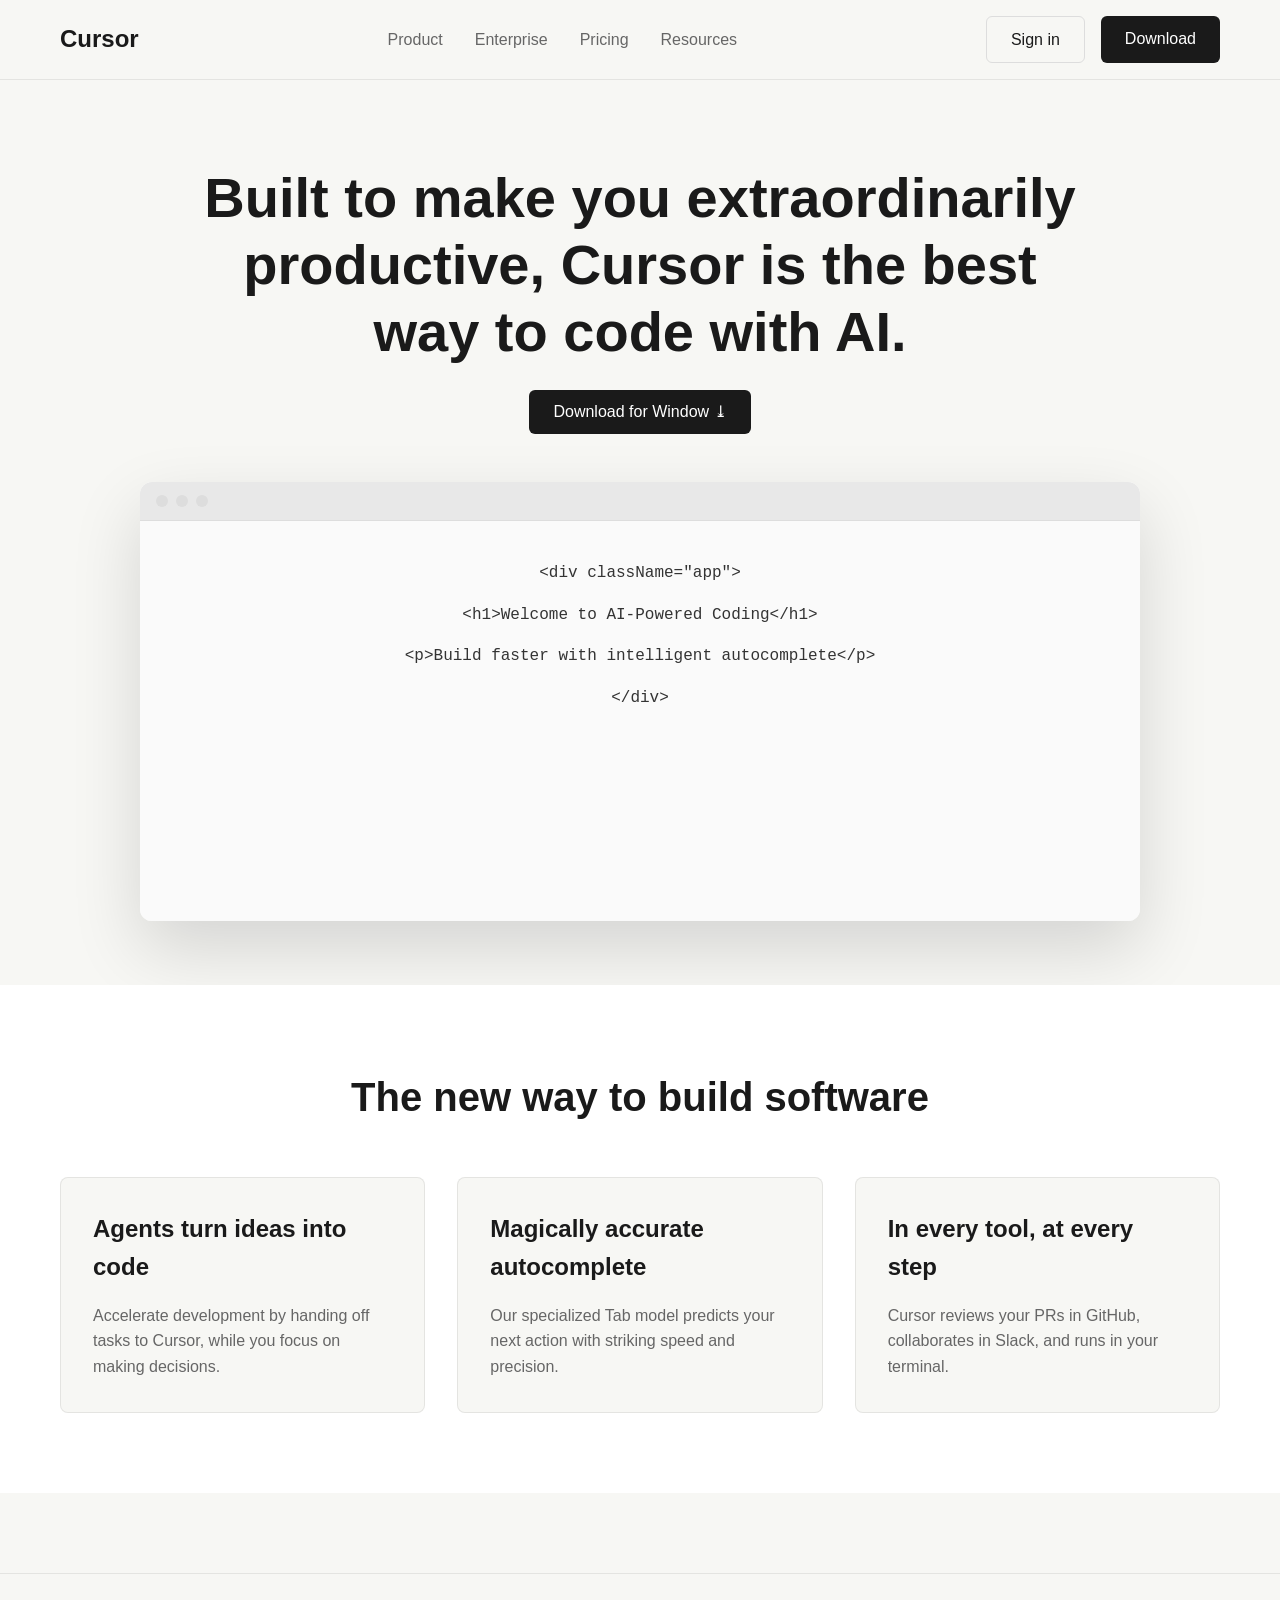
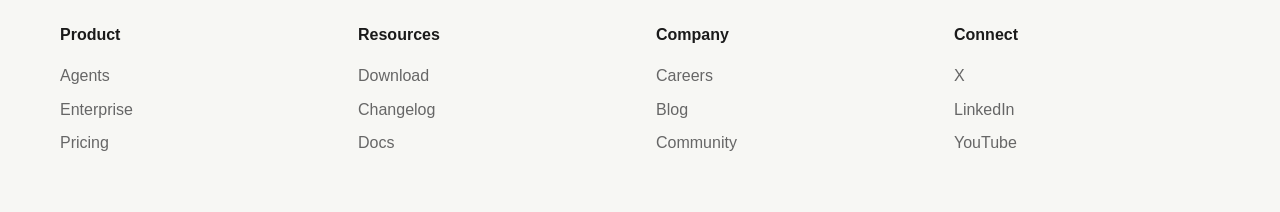
<file: HTML/Cusor/index.html>
<!doctype html>
<html lang="en">
  <head>
    <meta charset="UTF-8" />
    <meta name="viewport" content="width=device-width, initial-scale=1.0" />
    <title>Cursor - AI-Powered Code Editor</title>
    <style>
      * {
        margin: 0;
        padding: 0;
        box-sizing: border-box;
      }

      body {
        font-family:
          -apple-system, BlinkMacSystemFont, "Segoe UI", Roboto, Oxygen, Ubuntu,
          Cantarell, sans-serif;
        line-height: 1.6;
        color: #1a1a1a;
        background: #f7f7f4;
      }

      .container {
        max-width: 1200px;
        margin: 0 auto;
        padding: 0 20px;
      }

      /* Header */
      header {
        background: #f7f7f4;
        padding: 1rem 0;
        position: fixed;
        width: 100%;
        top: 0;
        z-index: 100;
        border-bottom: 1px solid rgba(0, 0, 0, 0.08);
      }

      nav {
        display: flex;
        justify-content: space-between;
        align-items: center;
      }

      .logo {
        font-size: 1.5rem;
        font-weight: 600;
        color: #1a1a1a;
        text-decoration: none;
      }

      .nav-links {
        display: flex;
        gap: 2rem;
        list-style: none;
      }

      .nav-links a {
        color: #666;
        text-decoration: none;
        transition: color 0.3s;
      }

      .nav-links a:hover {
        color: #1a1a1a;
      }

      .btn {
        padding: 0.6rem 1.5rem;
        background: #1a1a1a;
        color: #fff;
        border: none;
        border-radius: 6px;
        cursor: pointer;
        text-decoration: none;
        display: inline-block;
        transition: opacity 0.3s;
      }

      .btn:hover {
        opacity: 0.9;
      }

      .btn-ghost {
        background: transparent;
        color: #1a1a1a;
        border: 1px solid #ddd;
      }

      /* Hero Section */
      .hero {
        margin-top: 100px;
        padding: 4rem 0;
        text-align: center;
      }

      .hero h1 {
        font-size: 3.5rem;
        line-height: 1.2;
        margin-bottom: 1.5rem;
        max-width: 900px;
        margin-left: auto;
        margin-right: auto;
      }

      .hero p {
        font-size: 1.25rem;
        color: #666;
        margin-bottom: 2rem;
      }

      .cta-buttons {
        display: flex;
        gap: 1rem;
        justify-content: center;
        margin-bottom: 3rem;
      }

      /* Demo Window */
      .demo-container {
        background: #fff;
        border-radius: 12px;
        overflow: hidden;
        box-shadow: 0 28px 70px rgba(0, 0, 0, 0.14);
        margin: 0 auto;
        max-width: 1000px;
      }

      .demo-header {
        background: #e8e8e8;
        padding: 0.8rem 1rem;
        display: flex;
        align-items: center;
        gap: 0.5rem;
        border-bottom: 1px solid #ddd;
      }

      .demo-dot {
        width: 12px;
        height: 12px;
        border-radius: 50%;
        background: #ddd;
      }

      .demo-content {
        padding: 2rem;
        background: #fafafa;
        min-height: 400px;
      }

      .code-line {
        font-family: "Courier New", monospace;
        padding: 0.5rem;
        color: #333;
      }

      /* Features Section */
      .features {
        padding: 5rem 0;
        background: #fff;
      }

      .features h2 {
        text-align: center;
        font-size: 2.5rem;
        margin-bottom: 3rem;
      }

      .feature-grid {
        display: grid;
        grid-template-columns: repeat(auto-fit, minmax(300px, 1fr));
        gap: 2rem;
      }

      .feature-card {
        padding: 2rem;
        background: #f7f7f4;
        border-radius: 8px;
        border: 1px solid rgba(0, 0, 0, 0.08);
      }

      .feature-card h3 {
        font-size: 1.5rem;
        margin-bottom: 1rem;
      }

      .feature-card p {
        color: #666;
      }

      /* Footer */
      footer {
        background: #f7f7f4;
        padding: 3rem 0;
        margin-top: 5rem;
        border-top: 1px solid rgba(0, 0, 0, 0.08);
      }

      .footer-content {
        display: grid;
        grid-template-columns: repeat(auto-fit, minmax(200px, 1fr));
        gap: 2rem;
      }

      .footer-section h4 {
        margin-bottom: 1rem;
        color: #1a1a1a;
      }

      .footer-section ul {
        list-style: none;
      }

      .footer-section a {
        color: #666;
        text-decoration: none;
        display: block;
        margin-bottom: 0.5rem;
        transition: color 0.3s;
      }

      .footer-section a:hover {
        color: #1a1a1a;
      }

      @media (max-width: 768px) {
        .hero h1 {
          font-size: 2rem;
        }

        .nav-links {
          display: none;
        }

        .cta-buttons {
          flex-direction: column;
        }
      }
    </style>
  </head>
  <body>
    <header>
      <div class="container">
        <nav>
          <a href="#" class="logo">Cursor</a>
          <ul class="nav-links">
            <li><a href="#product">Product</a></li>
            <li><a href="#enterprise">Enterprise</a></li>
            <li><a href="#pricing">Pricing</a></li>
            <li><a href="#resources">Resources</a></li>
          </ul>
          <div style="display: flex; gap: 1rem">
            <a href="#" class="btn btn-ghost">Sign in</a>
            <a href="#" class="btn">Download</a>
          </div>
        </nav>
      </div>
    </header>

    <main>
      <section class="hero">
        <div class="container">
          <h1>
           Built to make you extraordinarily productive,
            Cursor is the best way to code with AI.
          </h1>
          <div class="cta-buttons">
            <a href="#" class="btn">Download for Window ⤓</a>
          </div>

          <div class="demo-container">
            <div class="demo-header">
              <span class="demo-dot"></span>
              <span class="demo-dot"></span>
              <span class="demo-dot"></span>
            </div>
            <div class="demo-content">
              <div class="code-line">&lt;div className="app"&gt;</div>
              <div class="code-line">
                &lt;h1&gt;Welcome to AI-Powered Coding&lt;/h1&gt;
              </div>
              <div class="code-line">
                &lt;p&gt;Build faster with intelligent autocomplete&lt;/p&gt;
              </div>
              <div class="code-line">&lt;/div&gt;</div>
            </div>
          </div>
        </div>
      </section>

      <section class="features" id="product">
        <div class="container">
          <h2>The new way to build software</h2>
          <div class="feature-grid">
            <div class="feature-card">
              <h3>Agents turn ideas into code</h3>
              <p>
                Accelerate development by handing off tasks to Cursor, while you
                focus on making decisions.
              </p>
            </div>
            <div class="feature-card">
              <h3>Magically accurate autocomplete</h3>
              <p>
                Our specialized Tab model predicts your next action with
                striking speed and precision.
              </p>
            </div>
            <div class="feature-card">
              <h3>In every tool, at every step</h3>
              <p>
                Cursor reviews your PRs in GitHub, collaborates in Slack, and
                runs in your terminal.
              </p>
            </div>
          </div>
        </div>
      </section>
    </main>

    <footer>
      <div class="container">
        <div class="footer-content">
          <div class="footer-section">
            <h4>Product</h4>
            <ul>
              <li><a href="#">Agents</a></li>
              <li><a href="#">Enterprise</a></li>
              <li><a href="#">Pricing</a></li>
            </ul>
          </div>
          <div class="footer-section">
            <h4>Resources</h4>
            <ul>
              <li><a href="#">Download</a></li>
              <li><a href="#">Changelog</a></li>
              <li><a href="#">Docs</a></li>
            </ul>
          </div>
          <div class="footer-section">
            <h4>Company</h4>
            <ul>
              <li><a href="#">Careers</a></li>
              <li><a href="#">Blog</a></li>
              <li><a href="#">Community</a></li>
            </ul>
          </div>
          <div class="footer-section">
            <h4>Connect</h4>
            <ul>
              <li><a href="#">X</a></li>
              <li><a href="#">LinkedIn</a></li>
              <li><a href="#">YouTube</a></li>
            </ul>
          </div>
        </div>
      </div>
    </footer>
  </body>
</html>
</file>
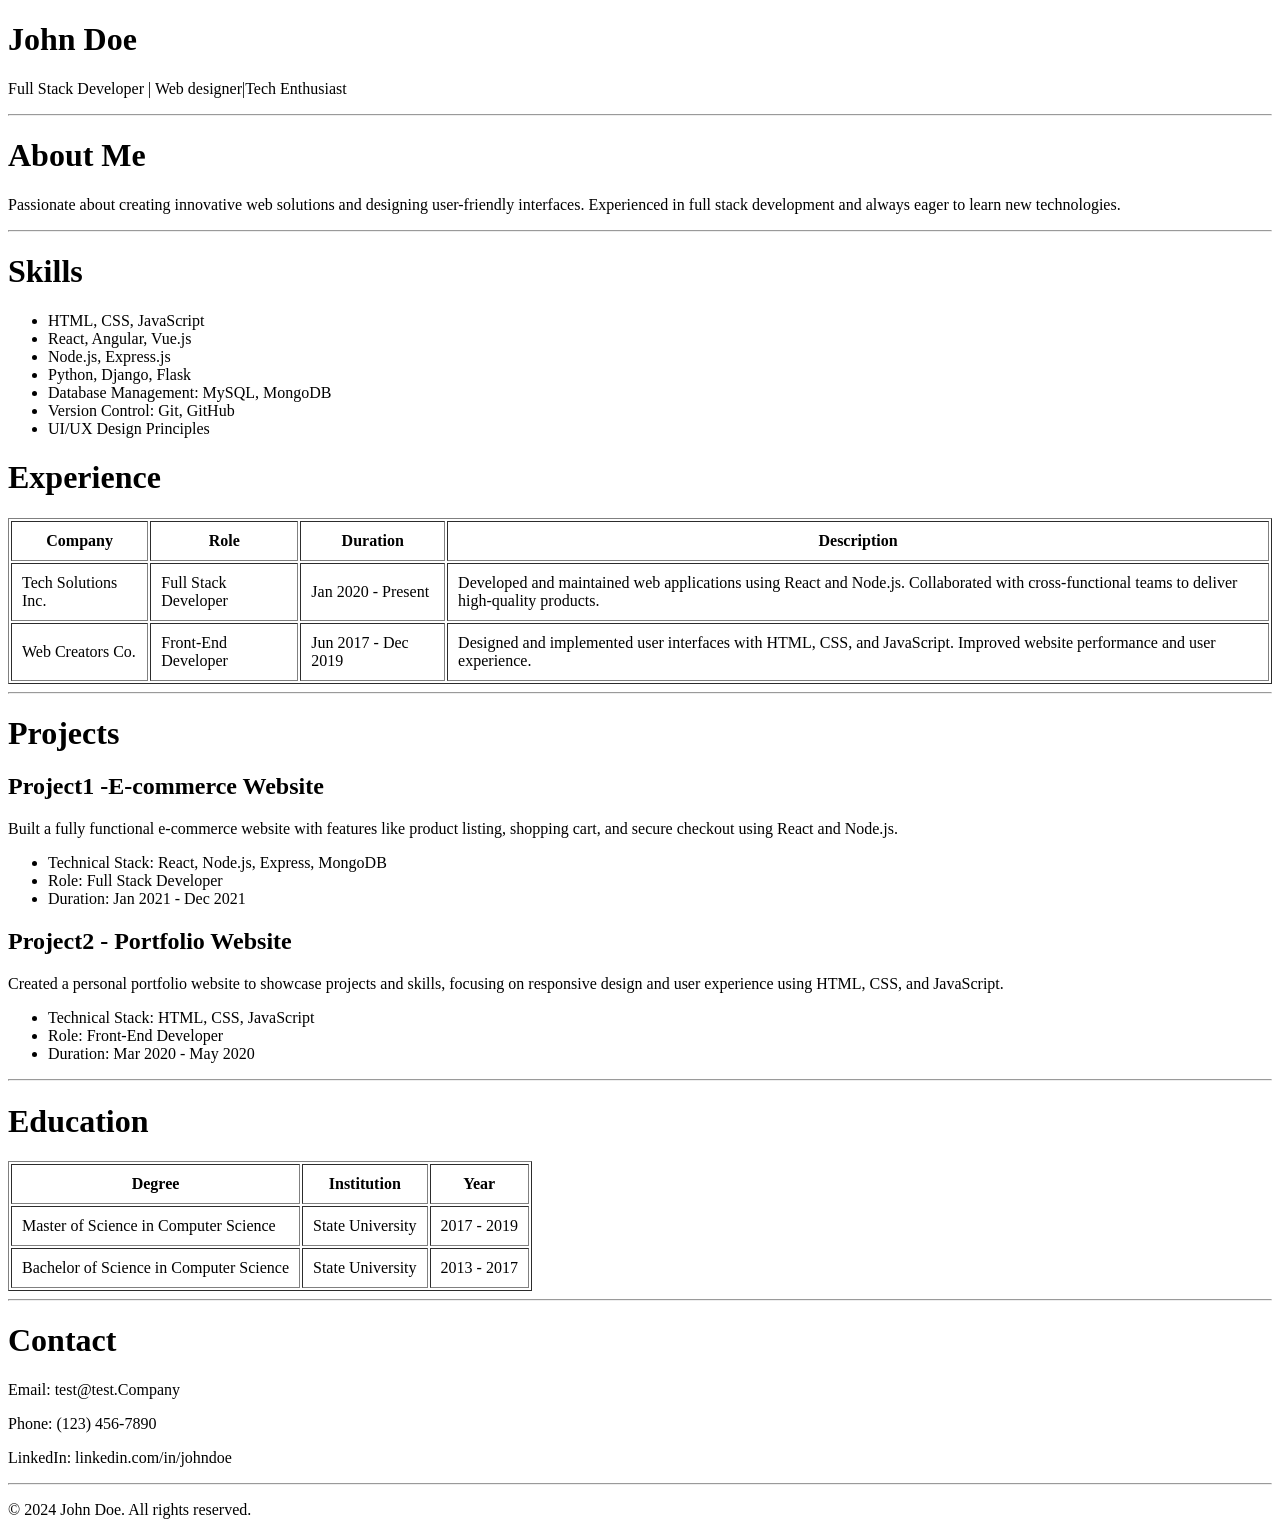
<file: HTML/resume.html>
<!doctype html>
<html lang="en">
  <head>
    <meta charset="UTF-8" />
    <meta name="viewport" content="width=device-width, initial-scale=1.0" />
    <title>Resume</title>
  </head>
  <body>
    <h1>John Doe</h1>
    <p>Full Stack Developer | Web designer|Tech Enthusiast</p>
    <hr />
    <h1>About Me</h1>
    <p>
      Passionate about creating innovative web solutions and designing
      user-friendly interfaces. Experienced in full stack development and always
      eager to learn new technologies.
    </p>
    <hr />
    <h1>Skills</h1>
    <ul>
      <li>HTML, CSS, JavaScript</li>
      <li>React, Angular, Vue.js</li>
      <li>Node.js, Express.js</li>
      <li>Python, Django, Flask</li>
      <li>Database Management: MySQL, MongoDB</li>
      <li>Version Control: Git, GitHub</li>
      <li>UI/UX Design Principles</li>
    </ul>
    <h1>Experience</h1>
    <table border="1" cellpadding="10" cellspacing="2">
      <thead>
        <tr>
          <th>Company</th>
          <th>Role</th>
          <th>Duration</th>
          <th>Description</th>
        </tr>
      </thead>
      <tbody>
        <tr>
          <td>Tech Solutions Inc.</td>
          <td>Full Stack Developer</td>
          <td>Jan 2020 - Present</td>
          <td>
            Developed and maintained web applications using React and Node.js.
            Collaborated with cross-functional teams to deliver high-quality
            products.
          </td>
        </tr>
        <tr>
          <td>Web Creators Co.</td>
          <td>Front-End Developer</td>
          <td>Jun 2017 - Dec 2019</td>
          <td>
            Designed and implemented user interfaces with HTML, CSS, and
            JavaScript. Improved website performance and user experience.
          </td>
        </tr>
      </tbody>
    </table>
    <hr />
    <h1>Projects</h1>
    <h2>Project1 -E-commerce Website</h2>
    <p>
      Built a fully functional e-commerce website with features like product
      listing, shopping cart, and secure checkout using React and Node.js.
    </p>
    <ul>
      <li>Technical Stack: React, Node.js, Express, MongoDB</li>
      <li>Role: Full Stack Developer</li>
      <li>Duration: Jan 2021 - Dec 2021</li>
    </ul>

    <h2>Project2 - Portfolio Website</h2>
    <p>
      Created a personal portfolio website to showcase projects and skills,
      focusing on responsive design and user experience using HTML, CSS, and
      JavaScript.
    </p>
    <ul>
      <li>Technical Stack: HTML, CSS, JavaScript</li>
      <li>Role: Front-End Developer</li>
      <li>Duration: Mar 2020 - May 2020</li>
    </ul>

    <hr />
    <h1>Education</h1>
    <table border="1" cellpadding="10" cellspacing="2">
      <thead>
        <tr>
          <th>Degree</th>
          <th>Institution</th>
          <th>Year</th>
        </tr>
      </thead>
      <tbody>
        <tr>
          <td>Master of Science in Computer Science</td>
          <td>State University</td>
          <td>2017 - 2019</td>
        </tr>
        <tr>
          <td>Bachelor of Science in Computer Science</td>
          <td>State University</td>
          <td>2013 - 2017</td>
        </tr>
      </tbody>
    </table>
    <hr />
    <h1>Contact</h1>
    <p>Email: test@test.Company</p>
    <p>Phone: (123) 456-7890</p>
    <p>LinkedIn: linkedin.com/in/johndoe</p>
    <hr />
  </body>
  <footer>
    <p>&copy; 2024 John Doe. All rights reserved.</p>
  </footer>
</html>
</file>
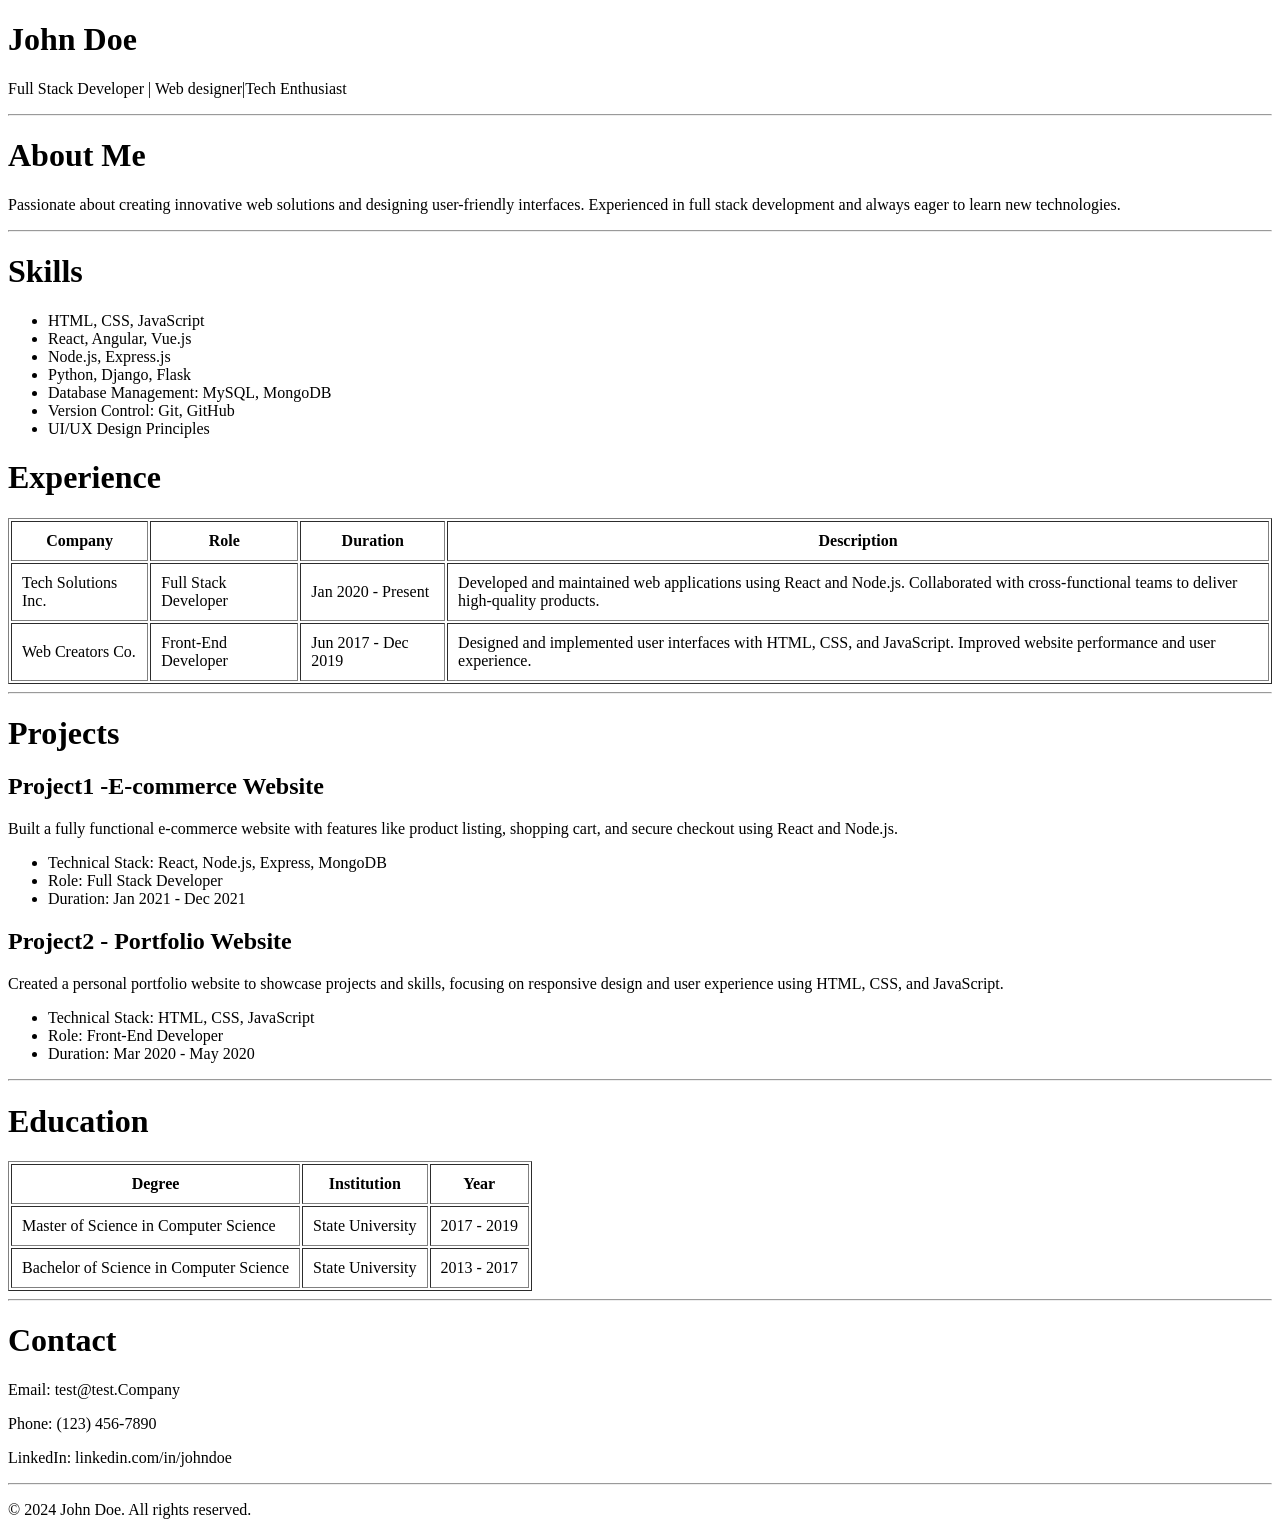
<file: HTML/Resume/resume.html>
<!doctype html>
<html lang="en">
  <head>
    <meta charset="UTF-8" />
    <meta name="viewport" content="width=device-width, initial-scale=1.0" />
    <title>Resume</title>
  </head>
  <body>
    <h1>John Doe</h1>
    <p>Full Stack Developer | Web designer|Tech Enthusiast</p>
    <hr />
    <h1>About Me</h1>
    <p>
      Passionate about creating innovative web solutions and designing
      user-friendly interfaces. Experienced in full stack development and always
      eager to learn new technologies.
    </p>
    <hr />
    <h1>Skills</h1>
    <ul>
      <li>HTML, CSS, JavaScript</li>
      <li>React, Angular, Vue.js</li>
      <li>Node.js, Express.js</li>
      <li>Python, Django, Flask</li>
      <li>Database Management: MySQL, MongoDB</li>
      <li>Version Control: Git, GitHub</li>
      <li>UI/UX Design Principles</li>
    </ul>
    <h1>Experience</h1>
    <table border="1" cellpadding="10" cellspacing="2">
      <thead>
        <tr>
          <th>Company</th>
          <th>Role</th>
          <th>Duration</th>
          <th>Description</th>
        </tr>
      </thead>
      <tbody>
        <tr>
          <td>Tech Solutions Inc.</td>
          <td>Full Stack Developer</td>
          <td>Jan 2020 - Present</td>
          <td>
            Developed and maintained web applications using React and Node.js.
            Collaborated with cross-functional teams to deliver high-quality
            products.
          </td>
        </tr>
        <tr>
          <td>Web Creators Co.</td>
          <td>Front-End Developer</td>
          <td>Jun 2017 - Dec 2019</td>
          <td>
            Designed and implemented user interfaces with HTML, CSS, and
            JavaScript. Improved website performance and user experience.
          </td>
        </tr>
      </tbody>
    </table>
    <hr />
    <h1>Projects</h1>
    <h2>Project1 -E-commerce Website</h2>
    <p>
      Built a fully functional e-commerce website with features like product
      listing, shopping cart, and secure checkout using React and Node.js.
    </p>
    <ul>
      <li>Technical Stack: React, Node.js, Express, MongoDB</li>
      <li>Role: Full Stack Developer</li>
      <li>Duration: Jan 2021 - Dec 2021</li>
    </ul>

    <h2>Project2 - Portfolio Website</h2>
    <p>
      Created a personal portfolio website to showcase projects and skills,
      focusing on responsive design and user experience using HTML, CSS, and
      JavaScript.
    </p>
    <ul>
      <li>Technical Stack: HTML, CSS, JavaScript</li>
      <li>Role: Front-End Developer</li>
      <li>Duration: Mar 2020 - May 2020</li>
    </ul>

    <hr />
    <h1>Education</h1>
    <table border="1" cellpadding="10" cellspacing="2">
      <thead>
        <tr>
          <th>Degree</th>
          <th>Institution</th>
          <th>Year</th>
        </tr>
      </thead>
      <tbody>
        <tr>
          <td>Master of Science in Computer Science</td>
          <td>State University</td>
          <td>2017 - 2019</td>
        </tr>
        <tr>
          <td>Bachelor of Science in Computer Science</td>
          <td>State University</td>
          <td>2013 - 2017</td>
        </tr>
      </tbody>
    </table>
    <hr />
    <h1>Contact</h1>
    <p>Email: test@test.Company</p>
    <p>Phone: (123) 456-7890</p>
    <p>LinkedIn: linkedin.com/in/johndoe</p>
    <hr />
    <footer>
      <p>&copy; 2024 John Doe. All rights reserved.</p>
    </footer>
  </body>
</html>
</file>
